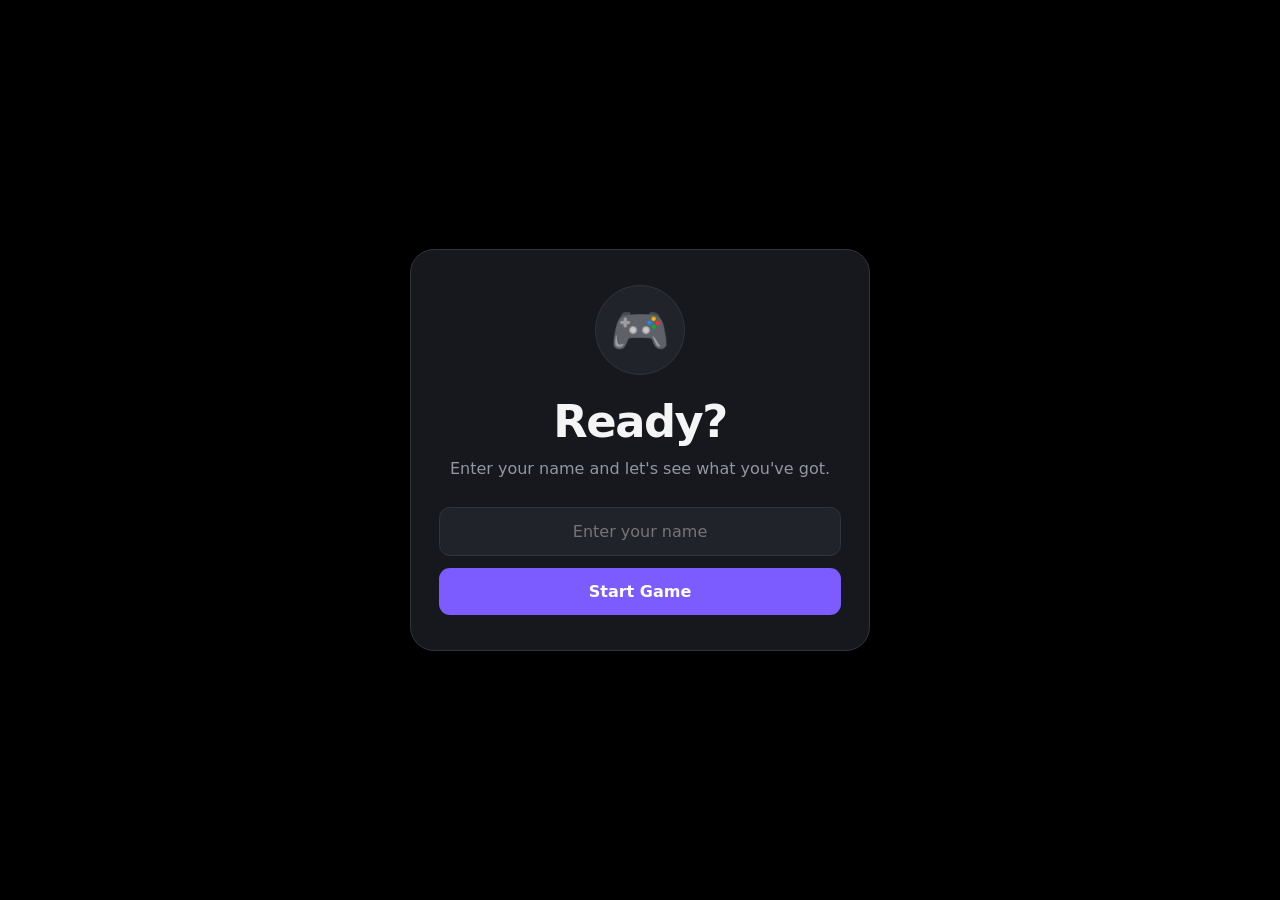
<file: rock-paper-scissors.html>
<!DOCTYPE html>
<html lang="en">
<head>
<meta charset="UTF-8">
<meta name="viewport" content="width=device-width, initial-scale=1.0">
<meta name="description" content="Play a browser-based Rock Paper Scissors game in this interactive portfolio project.">
<title>Rock Paper Scissors Game | Fernandes N</title>

<link rel="canonical" href="https://potato-oo-bop.github.io/my-portfolio/rock-paper-scissors.html">
<meta property="og:type" content="website">
<meta property="og:title" content="Rock Paper Scissors Game | Fernandes N">
<meta property="og:description" content="Play a browser-based Rock Paper Scissors game in this interactive portfolio project.">
<meta property="og:url" content="https://potato-oo-bop.github.io/my-portfolio/rock-paper-scissors.html">
<meta name="twitter:card" content="summary">
<meta name="twitter:title" content="Rock Paper Scissors Game | Fernandes N">
<meta name="twitter:description" content="Play a browser-based Rock Paper Scissors game in this interactive portfolio project.">

<style>
* {
    box-sizing: border-box;
    margin: 0;
    padding: 0;
    
}

:root {
    --bg: #101114;
    --panel: #181a1f;
    --panel-2: #20232a;
    --border: #30343d;
    --text: #f5f5f5;
    --muted: #9297a3;
    --accent: #7c5cff;
    --accent-hover: #9277ff;
    --green: #38d996;
    --red: #ff5d6c;
    --yellow: #ffc857;
}

body {
    min-height: 100vh;
    background-color: black;
    color: var(--text);
    font-family: Inter, system-ui, -apple-system, BlinkMacSystemFont,
        "Segoe UI", sans-serif;
    display: flex;
    justify-content: center;
    padding: 35px 16px;
}

button,
input {
    font: inherit;
}

button {
    cursor: pointer;
}

.hidden {
    display: none !important;
}

/* =========================
   PLAYER SETUP
========================= */

.setup {
    width: min(460px, 100%);
    min-height: 80vh;
    display: flex;
    align-items: center;
    justify-content: center;
}

.setup-card {
    width: 100%;
    background: rgba(24, 26, 31, .94);
    border: 1px solid var(--border);
    border-radius: 24px;
    padding: 35px 28px;
    text-align: center;
    box-shadow: 0 25px 70px rgba(0, 0, 0, .35);
}

.setup-icon {
    width: 90px;
    height: 90px;
    margin: 0 auto 20px;
    border-radius: 50%;
    background: var(--panel-2);
    display: grid;
    place-items: center;
    font-size: 3rem;
    border: 1px solid var(--border);
}

.setup-card h1 {
    font-size: clamp(2rem, 7vw, 2.8rem);
    letter-spacing: -1.5px;
    margin-bottom: 8px;
}

.setup-card p {
    color: var(--muted);
    margin-bottom: 25px;
    line-height: 1.6;
}

.name-input {
    width: 100%;
    padding: 14px 16px;
    border-radius: 11px;
    border: 1px solid var(--border);
    background: var(--panel-2);
    color: var(--text);
    outline: none;
    text-align: center;
    font-size: 1rem;
    margin-bottom: 12px;
    transition: .2s;
}

.name-input:focus {
    border-color: var(--accent);
    box-shadow: 0 0 0 3px rgba(124, 92, 255, .12);
}

.start-btn {
    width: 100%;
    padding: 14px;
    border: 0;
    border-radius: 11px;
    background: var(--accent);
    color: white;
    font-weight: 700;
    transition: .2s;
}

.start-btn:hover {
    background: var(--accent-hover);
    transform: translateY(-2px);
}

/* =========================
   GAME
========================= */

.game {
    width: min(720px, 100%);
}

.top {
    text-align: center;
    margin-bottom: 25px;
}

.top h1 {
    font-size: clamp(2rem, 6vw, 3rem);
    letter-spacing: -1.5px;
    margin-bottom: 7px;
}

.top p {
    color: var(--muted);
    font-size: .95rem;
}

.player-heading {
    color: var(--accent);
    font-weight: 700;
}

/* =========================
   SCORE
========================= */

.scoreboard {
    display: grid;
    grid-template-columns: repeat(3, 1fr);
    background: rgba(24, 26, 31, .9);
    border: 1px solid var(--border);
    border-radius: 18px;
    overflow: hidden;
    margin-bottom: 18px;
}

.score {
    text-align: center;
    padding: 18px 10px;
    border-right: 1px solid var(--border);
}

.score:last-child {
    border-right: none;
}

.score span {
    display: block;
    color: var(--muted);
    font-size: .72rem;
    text-transform: uppercase;
    letter-spacing: 1px;
    margin-bottom: 5px;
}

.score strong {
    font-size: 1.8rem;
}

/* =========================
   ARENA
========================= */

.arena {
    background: rgba(24, 26, 31, .92);
    border: 1px solid var(--border);
    border-radius: 20px;
    padding: 25px;
    margin-bottom: 18px;
}

.versus {
    display: grid;
    grid-template-columns: 1fr auto 1fr;
    align-items: center;
    gap: 20px;
}

.player {
    text-align: center;
}

.player-name {
    color: var(--muted);
    font-size: .75rem;
    text-transform: uppercase;
    letter-spacing: 1px;
    margin-bottom: 12px;
    white-space: nowrap;
    overflow: hidden;
    text-overflow: ellipsis;
}

.choice-display {
    width: 105px;
    height: 105px;
    margin: auto;
    border: 1px solid var(--border);
    border-radius: 50%;
    background: var(--panel-2);
    display: flex;
    align-items: center;
    justify-content: center;
    font-size: 3.4rem;
    transition: .25s ease;
}

.choice-display.pop {
    animation: pop .35s ease;
}

.vs {
    color: #555b66;
    font-size: .8rem;
    font-weight: 800;
}

@keyframes pop {
    0% {
        transform: scale(.7);
    }

    70% {
        transform: scale(1.12);
    }

    100% {
        transform: scale(1);
    }
}

/* =========================
   RESULT
========================= */

.result {
    text-align: center;
    min-height: 58px;
    margin-top: 25px;
}

.result-title {
    font-size: 1.25rem;
    font-weight: 700;
    margin-bottom: 4px;
}

.result-subtitle {
    color: var(--muted);
    font-size: .85rem;
}

.win {
    color: var(--green);
}

.lose {
    color: var(--red);
}

.draw {
    color: var(--yellow);
}

/* =========================
   CONTROLS
========================= */

.controls {
    background: rgba(24, 26, 31, .92);
    border: 1px solid var(--border);
    border-radius: 20px;
    padding: 22px;
}

.controls-title {
    text-align: center;
    color: var(--muted);
    font-size: .8rem;
    margin-bottom: 15px;
    text-transform: uppercase;
    letter-spacing: 1px;
}

.choices {
    display: flex;
    justify-content: center;
    gap: 15px;
}

.choice-btn {
    width: 105px;
    height: 105px;
    border-radius: 50%;
    border: 1px solid var(--border);
    background: var(--panel-2);
    color: var(--text);
    font-size: 3rem;
    transition:
        transform .2s ease,
        border-color .2s ease,
        background .2s ease,
        box-shadow .2s ease;
}

.choice-btn:hover {
    transform: translateY(-6px);
    border-color: var(--accent);
    background: #252331;
    box-shadow: 0 10px 25px rgba(124, 92, 255, .16);
}

.choice-btn:active {
    transform: scale(.92);
}

.choice-btn:focus-visible,
.action-btn:focus-visible,
.change-player:focus-visible {
    outline: 2px solid var(--accent);
    outline-offset: 4px;
}

/* =========================
   ACTIONS
========================= */

.actions {
    display: flex;
    justify-content: center;
    flex-wrap: wrap;
    gap: 10px;
    margin-top: 20px;
}

.action-btn,
.change-player {
    border: 1px solid var(--border);
    background: transparent;
    color: var(--muted);
    padding: 9px 15px;
    border-radius: 9px;
    transition: .2s;
}

.action-btn:hover,
.change-player:hover {
    color: var(--text);
    border-color: #555b66;
    background: var(--panel-2);
}

.action-btn.active {
    background: var(--accent);
    border-color: var(--accent);
    color: white;
}

.change-player {
    margin-top: 10px;
}

/* =========================
   HISTORY
========================= */

.history {
    margin-top: 18px;
    background: rgba(24, 26, 31, .75);
    border: 1px solid var(--border);
    border-radius: 16px;
    padding: 15px;
}

.history-header {
    display: flex;
    justify-content: space-between;
    align-items: center;
    margin-bottom: 10px;
}

.history-header strong {
    font-size: .85rem;
}

.history-header span {
    color: var(--muted);
    font-size: .75rem;
}

.history-list {
    display: flex;
    gap: 7px;
    min-height: 30px;
    flex-wrap: wrap;
}

.history-item {
    width: 30px;
    height: 30px;
    border-radius: 8px;
    background: var(--panel-2);
    display: flex;
    align-items: center;
    justify-content: center;
    font-size: 1rem;
}

.history-item.win {
    border: 1px solid rgba(56, 217, 150, .4);
}

.history-item.lose {
    border: 1px solid rgba(255, 93, 108, .4);
}

.history-item.draw {
    border: 1px solid rgba(255, 200, 87, .4);
}

/* =========================
   FOOTER
========================= */

footer {
    text-align: center;
    color: #555a64;
    font-size: .75rem;
    margin-top: 20px;
}

/* =========================
   MOBILE
========================= */

@media (max-width: 520px) {

    body {
        padding: 22px 12px;
    }

    .setup-card {
        padding: 30px 20px;
    }

    .arena,
    .controls {
        padding: 18px 14px;
    }

    .choice-display {
        width: 80px;
        height: 80px;
        font-size: 2.6rem;
    }

    .choice-btn {
        width: 82px;
        height: 82px;
        font-size: 2.4rem;
    }

    .choices {
        gap: 9px;
    }

    .versus {
        gap: 8px;
    }

    .vs {
        font-size: .7rem;
    }

    .player-name {
        max-width: 95px;
        margin-inline: auto;
    }
}
</style>
</head>

<body>

<!-- =========================
     PLAYER SETUP
========================= -->

<section id="setup" class="setup">

    <div class="setup-card">

        <div class="setup-icon">🎮</div>

        <h1>Ready?</h1>

        <p>
            Enter your name and let's see what you've got.
        </p>

        <form id="nameForm">

            <input
                id="nameInput"
                class="name-input"
                type="text"
                placeholder="Enter your name"
                maxlength="20"
                autocomplete="off"
                required
            >

            <button class="start-btn" type="submit">
                Start Game
            </button>

        </form>

    </div>

</section>


<!-- =========================
     GAME
========================= -->

<main id="game" class="game hidden">

    <header class="top">

        <h1>Rock Paper Scissors</h1>

        <p>
            <span id="playerHeading" class="player-heading"></span>
            vs AI 💀
        </p>

    </header>


    <section class="scoreboard" aria-label="Game score">

        <div class="score">
            <span>Wins</span>
            <strong id="wins">0</strong>
        </div>

        <div class="score">
            <span>Draws</span>
            <strong id="draws">0</strong>
        </div>

        <div class="score">
            <span>Losses</span>
            <strong id="losses">0</strong>
        </div>

    </section>


    <section class="arena">

        <div class="versus">

            <div class="player">

                <div
                    id="playerName"
                    class="player-name"
                >
                    You
                </div>

                <div
                    id="playerChoice"
                    class="choice-display"
                    aria-label="Your choice"
                >
                    ❔
                </div>

            </div>


            <div class="vs">VS</div>


            <div class="player">

                <div class="player-name">
                    AI 💀
                </div>

                <div
                    id="computerChoice"
                    class="choice-display"
                    aria-label="Computer choice"
                >
                    ❔
                </div>

            </div>

        </div>


        <div class="result">

            <div
                id="resultTitle"
                class="result-title"
            >
                Make your move
            </div>

            <div
                id="resultSubtitle"
                class="result-subtitle"
            >
                Rock, paper or scissors?
            </div>

        </div>

    </section>


    <section class="controls">

        <div class="controls-title">
            Choose your weapon
        </div>


        <div class="choices">

            <button
                class="choice-btn"
                data-choice="rock"
                aria-label="Choose rock"
            >
                ✊
            </button>

            <button
                class="choice-btn"
                data-choice="paper"
                aria-label="Choose paper"
            >
                ✋
            </button>

            <button
                class="choice-btn"
                data-choice="scissors"
                aria-label="Choose scissors"
            >
                ✌️
            </button>

        </div>


        <div class="actions">

            <button
                id="autoPlay"
                class="action-btn"
                type="button"
            >
                ▶ Auto Play
            </button>

            <button
                id="reset"
                class="action-btn"
                type="button"
            >
                ↻ Reset
            </button>

        </div>


        <div style="text-align:center">

            <button
                id="changePlayer"
                class="change-player"
                type="button"
            >
                👤 Change Player
            </button>

        </div>

    </section>


    <section class="history">

        <div class="history-header">

            <strong>Recent rounds</strong>

            <span id="roundCount">
                0 rounds
            </span>

        </div>

        <div
            id="historyList"
            class="history-list"
        ></div>

    </section>


    <footer>
        Built with HTML, CSS, JavaScript & lots of coffee...
    </footer>

</main>


<script>
/* =========================
   GAME DATA
========================= */

const choices = {
    rock: "✊",
    paper: "✋",
    scissors: "✌️"
};

let wins = 0;
let losses = 0;
let draws = 0;

let autoPlaying = false;
let autoInterval = null;


/* =========================
   ELEMENTS
========================= */

const setup = document.getElementById("setup");
const game = document.getElementById("game");

const nameForm = document.getElementById("nameForm");
const nameInput = document.getElementById("nameInput");

const playerNameEl = document.getElementById("playerName");
const playerHeading = document.getElementById("playerHeading");

const winsEl = document.getElementById("wins");
const lossesEl = document.getElementById("losses");
const drawsEl = document.getElementById("draws");

const playerEl = document.getElementById("playerChoice");
const computerEl = document.getElementById("computerChoice");

const resultTitle = document.getElementById("resultTitle");
const resultSubtitle = document.getElementById("resultSubtitle");

const historyList = document.getElementById("historyList");
const roundCount = document.getElementById("roundCount");

const autoButton = document.getElementById("autoPlay");
const resetButton = document.getElementById("reset");
const changePlayerButton =
    document.getElementById("changePlayer");


/* =========================
   PLAYER SESSION
========================= */

const SESSION_KEY = "rps-player-name";


function showGame(name) {

    playerNameEl.textContent = name;
    playerHeading.textContent = name;

    setup.classList.add("hidden");
    game.classList.remove("hidden");

}


function showSetup() {

    stopAutoPlay();

    game.classList.add("hidden");
    setup.classList.remove("hidden");

    nameInput.value = "";
    nameInput.focus();

}


function savePlayer(name) {

    const cleanName = name.trim();

    if (!cleanName) return;

    sessionStorage.setItem(
        SESSION_KEY,
        cleanName
    );

    showGame(cleanName);

}


nameForm.addEventListener("submit", event => {

    event.preventDefault();

    savePlayer(nameInput.value);

});


changePlayerButton.addEventListener("click", () => {

    sessionStorage.removeItem(SESSION_KEY);

    resetGame();

    showSetup();

});


/* =========================
   RESTORE SESSION
========================= */

const savedPlayer =
    sessionStorage.getItem(SESSION_KEY);

if (savedPlayer) {

    showGame(savedPlayer);

} else {

    setup.classList.remove("hidden");
    game.classList.add("hidden");

}


/* =========================
   COMPUTER MOVE
========================= */

function computerMove() {

    const options = [
        "rock",
        "paper",
        "scissors"
    ];

    return options[
        Math.floor(
            Math.random() * options.length
        )
    ];

}


/* =========================
   WINNER
========================= */

function determineWinner(player, computer) {

    if (player === computer) {
        return "draw";
    }

    if (
        (player === "rock" &&
            computer === "scissors") ||

        (player === "paper" &&
            computer === "rock") ||

        (player === "scissors" &&
            computer === "paper")
    ) {
        return "win";
    }

    return "lose";

}


/* =========================
   PLAY
========================= */

function play(player) {

    const computer = computerMove();

    const result =
        determineWinner(
            player,
            computer
        );


    playerEl.textContent =
        choices[player];

    computerEl.textContent =
        choices[computer];


    playerEl.classList.remove("pop");
    computerEl.classList.remove("pop");

    void playerEl.offsetWidth;

    playerEl.classList.add("pop");
    computerEl.classList.add("pop");


    resultTitle.className =
        "result-title";


    if (result === "win") {

        wins++;

        resultTitle.textContent =
            `${getPlayerName()} wins! 🎉`;

        resultSubtitle.textContent =
            `${choices[player]} beats ${choices[computer]}`;

        resultTitle.classList.add("win");

    }


    else if (result === "lose") {

        losses++;

        resultTitle.textContent =
            "AI wins 😭";

        resultSubtitle.textContent =
            `${choices[computer]} beats ${choices[player]}`;

        resultTitle.classList.add("lose");

    }


    else {

        draws++;

        resultTitle.textContent =
            "It's a draw 🤝";

        resultSubtitle.textContent =
            "You both picked the same move.";

        resultTitle.classList.add("draw");

    }


    updateScore();

    addHistory(
        player,
        computer,
        result
    );

}


/* =========================
   PLAYER NAME
========================= */

function getPlayerName() {

    return (
        sessionStorage.getItem(
            SESSION_KEY
        ) || "You"
    );

}


/* =========================
   SCORE
========================= */

function updateScore() {

    winsEl.textContent = wins;
    lossesEl.textContent = losses;
    drawsEl.textContent = draws;

}


/* =========================
   HISTORY
========================= */

function addHistory(
    player,
    computer,
    result
) {

    const item =
        document.createElement("div");

    item.className =
        `history-item ${result}`;

    item.textContent =
        choices[player];

    item.title =
        `${getPlayerName()}: ${player} | AI: ${computer}`;

    historyList.prepend(item);


    while (
        historyList.children.length > 12
    ) {

        historyList.lastChild.remove();

    }


    const total =
        wins + losses + draws;

    roundCount.textContent =
        `${total} ${
            total === 1
                ? "round"
                : "rounds"
        }`;

}


/* =========================
   RESET GAME
========================= */

function resetGame() {

    stopAutoPlay();

    wins = 0;
    losses = 0;
    draws = 0;

    updateScore();

    playerEl.textContent = "❔";
    computerEl.textContent = "❔";

    resultTitle.textContent =
        "Make your move";

    resultTitle.className =
        "result-title";

    resultSubtitle.textContent =
        "Rock, paper or scissors?";

    historyList.innerHTML = "";

    roundCount.textContent =
        "0 rounds";

}


/* =========================
   AUTO PLAY
========================= */

function startAutoPlay() {

    autoPlaying = true;

    autoButton.classList.add("active");

    autoButton.textContent =
        "■ Stop Auto";


    autoInterval = setInterval(() => {

        const options = [
            "rock",
            "paper",
            "scissors"
        ];

        const move =
            options[
                Math.floor(
                    Math.random() * 3
                )
            ];

        play(move);

    }, 900);

}


function stopAutoPlay() {

    autoPlaying = false;

    autoButton.classList.remove("active");

    autoButton.textContent =
        "▶ Auto Play";


    if (autoInterval) {

        clearInterval(autoInterval);

        autoInterval = null;

    }

}


function toggleAutoPlay() {

    if (autoPlaying) {

        stopAutoPlay();

    } else {

        startAutoPlay();

    }

}


/* =========================
   BUTTON EVENTS
========================= */

document
    .querySelectorAll(".choice-btn")
    .forEach(button => {

        button.addEventListener(
            "click",
            () => {

                if (!autoPlaying) {

                    play(
                        button.dataset.choice
                    );

                }

            }
        );

    });


autoButton.addEventListener(
    "click",
    toggleAutoPlay
);


resetButton.addEventListener(
    "click",
    resetGame
);


/* =========================
   KEYBOARD CONTROLS
========================= */

document.addEventListener(
    "keydown",
    event => {

        if (
            game.classList.contains("hidden")
        ) {
            return;
        }


        if (
            event.target.tagName === "INPUT"
        ) {
            return;
        }


        const key =
            event.key.toLowerCase();


        if (key === "r") {

            if (!autoPlaying) {
                play("rock");
            }

        }


        if (key === "p") {

            if (!autoPlaying) {
                play("paper");
            }

        }


        if (key === "s") {

            if (!autoPlaying) {
                play("scissors");
            }

        }


        if (key === "a") {

            toggleAutoPlay();

        }

    }
);
</script>

</body>
</html>
</file>
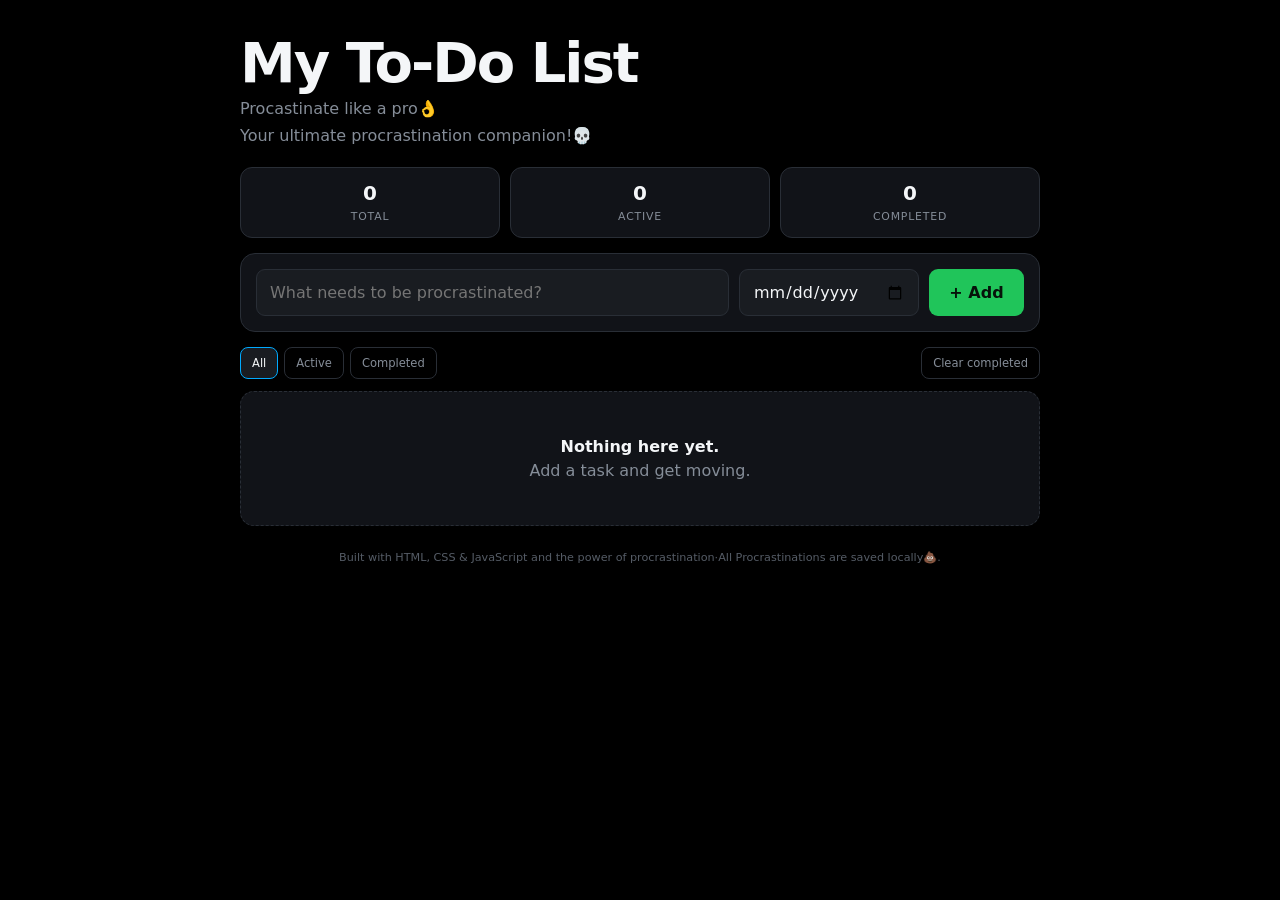
<file: todo.html>
<!DOCTYPE html>
<html lang="en">
<head>
<meta charset="UTF-8">
<meta name="viewport" content="width=device-width, initial-scale=1.0">

<meta name="description" content="Manage tasks in a simple browser-based to-do list app from Fernandes N's portfolio.">
<title>To-Do List App | Fernandes N</title>

<link rel="canonical" href="https://potato-oo-bop.github.io/my-portfolio/todo.html">
<meta property="og:type" content="website">
<meta property="og:title" content="To-Do List App | Fernandes N">
<meta property="og:description" content="Manage tasks in a simple browser-based to-do list app from Fernandes N's portfolio.">
<meta property="og:url" content="https://potato-oo-bop.github.io/my-portfolio/todo.html">
<meta name="twitter:card" content="summary">
<meta name="twitter:title" content="To-Do List App | Fernandes N">
<meta name="twitter:description" content="Manage tasks in a simple browser-based to-do list app from Fernandes N's portfolio.">

<style>
* {
    margin: 0;
    padding: 0;
    box-sizing: border-box;
}

:root {
    --bg: #0b0c0e;
    --surface: #111318;
    --surface-2: #191c21;
    --border: #292e36;
    --text: #f4f6f8;
    --muted: #858d98;
    --green: #20c55a;
    --green-hover: #2ddd6a;
    --red: #ff5363;
    --blue: #00aaff;
}

body {
    min-height: 100vh;
    padding: 35px 16px;

    font-family:
        Inter,
        system-ui,
        -apple-system,
        BlinkMacSystemFont,
        "Segoe UI",
        sans-serif;

    background:black;

    color: var(--text);
}

button,
input {
    font: inherit;
}

.app {
    width: min(800px, 100%);
    margin: auto;
}

/* =========================================
   HEADER
========================================= */

.header {
    margin-bottom: 22px;
}

.header h1 {
    font-size: clamp(2.2rem, 7vw, 3.5rem);
    line-height: 1;
    letter-spacing: -2px;
}

.header p {
    margin-top: 8px;
    color: var(--muted);
}

/* =========================================
   STATS
========================================= */

.stats {
    display: grid;
    grid-template-columns: repeat(3, 1fr);
    gap: 10px;
    margin-bottom: 15px;
}

.stat {
    padding: 13px;
    text-align: center;

    background: var(--surface);
    border: 1px solid var(--border);
    border-radius: 12px;
}

.stat strong {
    display: block;
    font-size: 1.25rem;
}

.stat span {
    color: var(--muted);
    font-size: .68rem;
    text-transform: uppercase;
    letter-spacing: .8px;
}

/* =========================================
   INPUT ROW
========================================= */

.add-task {
    display: grid;
    grid-template-columns:
        minmax(0, 1fr)
        180px
        95px;

    gap: 10px;

    padding: 15px;

    background: var(--surface);
    border: 1px solid var(--border);
    border-radius: 15px;

    margin-bottom: 15px;
}

.input {
    width: 100%;
    min-width: 0;

    padding: 12px 13px;

    background: var(--surface-2);
    color: var(--text);

    border: 1px solid var(--border);
    border-radius: 9px;

    outline: none;
}

.input:focus {
    border-color: var(--blue);
}

.add-btn {
    width: 100%;

    border: none;
    border-radius: 9px;

    background: var(--green);
    color: #06130a;

    font-weight: 700;

    cursor: pointer;

    transition: .2s ease;
}

.add-btn:hover {
    background: var(--green-hover);
    transform: translateY(-2px);
}

/* =========================================
   TOOLBAR
========================================= */

.toolbar {
    display: flex;
    justify-content: space-between;
    align-items: center;

    gap: 15px;

    margin-bottom: 12px;
}

.filters {
    display: flex;
    gap: 6px;
}

.filter-btn,
.clear-btn {
    padding: 8px 11px;

    border: 1px solid var(--border);
    border-radius: 8px;

    background: transparent;
    color: var(--muted);

    cursor: pointer;

    font-size: .72rem;

    transition: .2s ease;
}

.filter-btn:hover,
.filter-btn.active {
    color: var(--text);
    border-color: var(--blue);
    background: var(--surface-2);
}

.clear-btn:hover {
    color: var(--red);
    border-color: var(--red);
}

/* =========================================
   TASK LIST
========================================= */

.task-list {
    display: flex;
    flex-direction: column;
    gap: 8px;
}

/* Each task = value | date | delete */

.task {
    display: grid;

    grid-template-columns:
        minmax(0, 1fr)
        180px
        95px;

    gap: 10px;

    align-items: center;

    padding: 9px;

    background: var(--surface);

    border: 1px solid var(--border);
    border-radius: 12px;

    animation: taskIn .25s ease;

    transition:
        transform .2s ease,
        border-color .2s ease;
}

.task:hover {
    transform: translateY(-1px);
    border-color: #3a424d;
}

/* =========================================
   CLICKABLE TASK VALUE
========================================= */

.task-title {
    min-width: 0;

    padding: 10px 12px;

    background: var(--surface-2);

    border-radius: 8px;

    color: var(--text);

    font-size: .9rem;

    white-space: nowrap;
    overflow: hidden;
    text-overflow: ellipsis;

    cursor: pointer;
}

.task-title:hover {
    border-color: var(--blue);
}

.task.completed .task-title {
    color: var(--muted);
    text-decoration: line-through;
}

/* =========================================
   DATE VALUE
========================================= */

.task-date {
    padding: 10px 12px;

    background: var(--surface-2);

    border-radius: 8px;

    color: var(--muted);

    font-size: .78rem;

    white-space: nowrap;
    overflow: hidden;
    text-overflow: ellipsis;
}

.task.overdue .task-date {
    color: var(--red);
}

/* =========================================
   DELETE
========================================= */

.delete-btn {
    width: 100%;
    height: 40px;

    display: grid;
    place-items: center;

    border: 1px solid rgba(255,83,99,.22);
    border-radius: 8px;

    background: rgba(255,83,99,.08);

    color: var(--red);

    cursor: pointer;

    transition: .2s ease;
}

.delete-btn:hover {
    background: var(--red);
    color: white;

    transform: translateY(-1px);
}

/* =========================================
   EMPTY
========================================= */

.empty {
    padding: 45px 20px;

    text-align: center;

    color: var(--muted);

    background: var(--surface);

    border: 1px dashed var(--border);
    border-radius: 14px;
}

.empty strong {
    display: block;
    margin-bottom: 5px;
    color: var(--text);
}

/* =========================================
   ANIMATION
========================================= */

@keyframes taskIn {
    from {
        opacity: 0;
        transform: translateY(7px);
    }

    to {
        opacity: 1;
        transform: translateY(0);
    }
}

/* =========================================
   FOOTER
========================================= */

footer {
    margin-top: 25px;

    text-align: center;

    color: #555c66;

    font-size: .7rem;
}

/* =========================================
   MOBILE
========================================= */

@media (max-width: 650px) {

    body {
        padding: 22px 12px;
    }

    .add-task,
    .task {
        grid-template-columns:
            minmax(0, 1fr)
            120px
            65px;
    }

    .task-title,
    .task-date {
        font-size: .75rem;
    }

    .add-btn {
        font-size: .75rem;
    }

}

@media (max-width: 480px) {

    .stats {
        gap: 6px;
    }

    .stat {
        padding: 11px 5px;
    }

    .add-task,
    .task {
        grid-template-columns:
            minmax(0, 1fr)
            95px
            55px;

        gap: 6px;
    }

    .input {
        padding: 11px 9px;
        font-size: .78rem;
    }

    .task {
        padding: 7px;
    }

    .task-title,
    .task-date {
        padding: 9px 8px;
    }

    .delete-btn {
        height: 38px;
    }

    .toolbar {
        align-items: stretch;
        flex-direction: column;
    }

    .filters {
        width: 100%;
    }

    .filter-btn {
        flex: 1;
    }

}

/* =========================================
   ACCESSIBILITY
========================================= */

:focus-visible {
    outline: 2px solid var(--blue);
    outline-offset: 3px;
}

@media (prefers-reduced-motion: reduce) {
    *,
    *::before,
    *::after {
        animation: none !important;
        transition: none !important;
    }
}
</style>
</head>

<body>

<main class="app">

    <!-- HEADER -->

    <header class="header">

        <h1>My To-Do List</h1>

        <p>
            Procastinate like a pro👌
            <br>
            <p>
                Your ultimate procrastination companion!💀
            </p>
        </p>

    </header>


    <!-- STATS -->

    <section class="stats">

        <div class="stat">
            <strong id="totalCount">0</strong>
            <span>Total</span>
        </div>

        <div class="stat">
            <strong id="activeCount">0</strong>
            <span>Active</span>
        </div>

        <div class="stat">
            <strong id="completedCount">0</strong>
            <span>Completed</span>
        </div>

    </section>


    <!-- INPUT ROW -->

    <form id="taskForm" class="add-task">

        <input
            id="taskInput"
            class="input"
            type="text"
            placeholder="What needs to be procrastinated?"
            maxlength="120"
            autocomplete="off"
            required
        >

        <input
            id="dateInput"
            class="input"
            type="date"
            aria-label="Task date"
        >

        <button
            class="add-btn"
            type="submit"
        >
            + Add
        </button>

    </form>


    <!-- FILTERS -->

    <div class="toolbar">

        <div class="filters">

            <button
                class="filter-btn active"
                data-filter="all"
                type="button"
            >
                All
            </button>

            <button
                class="filter-btn"
                data-filter="active"
                type="button"
            >
                Active
            </button>

            <button
                class="filter-btn"
                data-filter="completed"
                type="button"
            >
                Completed
            </button>

        </div>

        <button
            id="clearCompleted"
            class="clear-btn"
            type="button"
        >
            Clear completed
        </button>

    </div>


    <!-- TASKS -->

    <section
        id="taskList"
        class="task-list"
        aria-live="polite"
    ></section>


    <footer>
        Built with HTML, CSS & JavaScript and the power of procrastination·All Procrastinations are saved locally💩.
    </footer>

</main>


<script>
/* =========================================
   STATE
========================================= */

let tasks = JSON.parse(
    localStorage.getItem("fernandes-todo") || "[]"
);

let currentFilter = "all";


/* =========================================
   ELEMENTS
========================================= */

const taskForm =
    document.getElementById("taskForm");

const taskInput =
    document.getElementById("taskInput");

const dateInput =
    document.getElementById("dateInput");

const taskList =
    document.getElementById("taskList");

const totalCount =
    document.getElementById("totalCount");

const activeCount =
    document.getElementById("activeCount");

const completedCount =
    document.getElementById("completedCount");

const clearCompleted =
    document.getElementById("clearCompleted");


/* =========================================
   SAVE
========================================= */

function saveTasks() {

    localStorage.setItem(
        "fernandes-todo",
        JSON.stringify(tasks)
    );

}


/* =========================================
   DATE
========================================= */

function formatDate(date) {

    if (!date) {
        return "No date";
    }

    const value =
        new Date(`${date}T00:00:00`);

    return value.toLocaleDateString(
        undefined,
        {
            day: "2-digit",
            month: "2-digit",
            year: "numeric"
        }
    );
}


function isOverdue(task) {

    if (!task.date || task.completed) {
        return false;
    }

    const today = new Date();

    today.setHours(
        0, 0, 0, 0
    );

    const due =
        new Date(
            `${task.date}T00:00:00`
        );

    return due < today;
}


/* =========================================
   ADD
========================================= */

taskForm.addEventListener(
    "submit",
    event => {

        event.preventDefault();

        const title =
            taskInput.value.trim();

        if (!title) {
            return;
        }

        tasks.unshift({

            id: Date.now(),

            title: title,

            date: dateInput.value,

            completed: false

        });

        saveTasks();

        taskInput.value = "";
        dateInput.value = "";

        render();

        taskInput.focus();

    }
);


/* =========================================
   COMPLETE
========================================= */

function toggleTask(id) {

    tasks = tasks.map(task => {

        if (task.id === id) {

            return {
                ...task,
                completed:
                    !task.completed
            };

        }

        return task;

    });

    saveTasks();
    render();

}


/* =========================================
   DELETE
========================================= */

function deleteTask(id) {

    tasks =
        tasks.filter(
            task => task.id !== id
        );

    saveTasks();
    render();

}


/* =========================================
   FILTER
========================================= */

function getVisibleTasks() {

    if (currentFilter === "active") {

        return tasks.filter(
            task => !task.completed
        );

    }

    if (currentFilter === "completed") {

        return tasks.filter(
            task => task.completed
        );

    }

    return tasks;

}


/* =========================================
   RENDER
========================================= */

function render() {

    const visible =
        getVisibleTasks();

    taskList.innerHTML = "";


    if (visible.length === 0) {

        taskList.innerHTML = `
            <div class="empty">
                <strong>Nothing here yet.</strong>
                Add a task and get moving.
            </div>
        `;

    } else {

        visible.forEach(task => {

            const element =
                document.createElement("article");

            element.className =
                `task ${
                    task.completed
                        ? "completed"
                        : ""
                } ${
                    isOverdue(task)
                        ? "overdue"
                        : ""
                }`;


            element.innerHTML = `

                <div
                    class="task-title"
                    role="button"
                    tabindex="0"
                    title="Click to mark complete"
                >
                    ${escapeHTML(task.title)}
                </div>

                <div class="task-date">
                    ${
                        task.date
                            ? (
                                isOverdue(task)
                                    ? "Overdue · "
                                    : ""
                              ) +
                              formatDate(task.date)
                            : "No date"
                    }
                </div>

                <button
                    class="delete-btn"
                    type="button"
                    aria-label="Delete task"
                    title="Delete task"
                >
                    🗑
                </button>
            `;


            const title =
                element.querySelector(
                    ".task-title"
                );

            const deleteButton =
                element.querySelector(
                    ".delete-btn"
                );


            title.addEventListener(
                "click",
                () => toggleTask(task.id)
            );


            title.addEventListener(
                "keydown",
                event => {

                    if (
                        event.key === "Enter" ||
                        event.key === " "
                    ) {

                        event.preventDefault();

                        toggleTask(task.id);

                    }

                }
            );


            deleteButton.addEventListener(
                "click",
                () => deleteTask(task.id)
            );


            taskList.appendChild(element);

        });

    }

    updateStats();

}


/* =========================================
   STATS
========================================= */

function updateStats() {

    const total =
        tasks.length;

    const completed =
        tasks.filter(
            task => task.completed
        ).length;

    const active =
        total - completed;


    totalCount.textContent =
        total;

    activeCount.textContent =
        active;

    completedCount.textContent =
        completed;

}


/* =========================================
   CLEAR COMPLETED
========================================= */

clearCompleted.addEventListener(
    "click",
    () => {

        tasks =
            tasks.filter(
                task => !task.completed
            );

        saveTasks();
        render();

    }
);


/* =========================================
   FILTERS
========================================= */

document
    .querySelectorAll(".filter-btn")
    .forEach(button => {

        button.addEventListener(
            "click",
            () => {

                currentFilter =
                    button.dataset.filter;


                document
                    .querySelectorAll(
                        ".filter-btn"
                    )
                    .forEach(btn => {

                        btn.classList.toggle(
                            "active",
                            btn === button
                        );

                    });


                render();

            }
        );

    });


/* =========================================
   ESCAPE HTML
========================================= */

function escapeHTML(value) {

    return value
        .replaceAll("&", "&amp;")
        .replaceAll("<", "&lt;")
        .replaceAll(">", "&gt;")
        .replaceAll('"', "&quot;")
        .replaceAll("'", "&#039;");

}


/* =========================================
   START
========================================= */

render();
</script>

</body>
</html>
</file>
